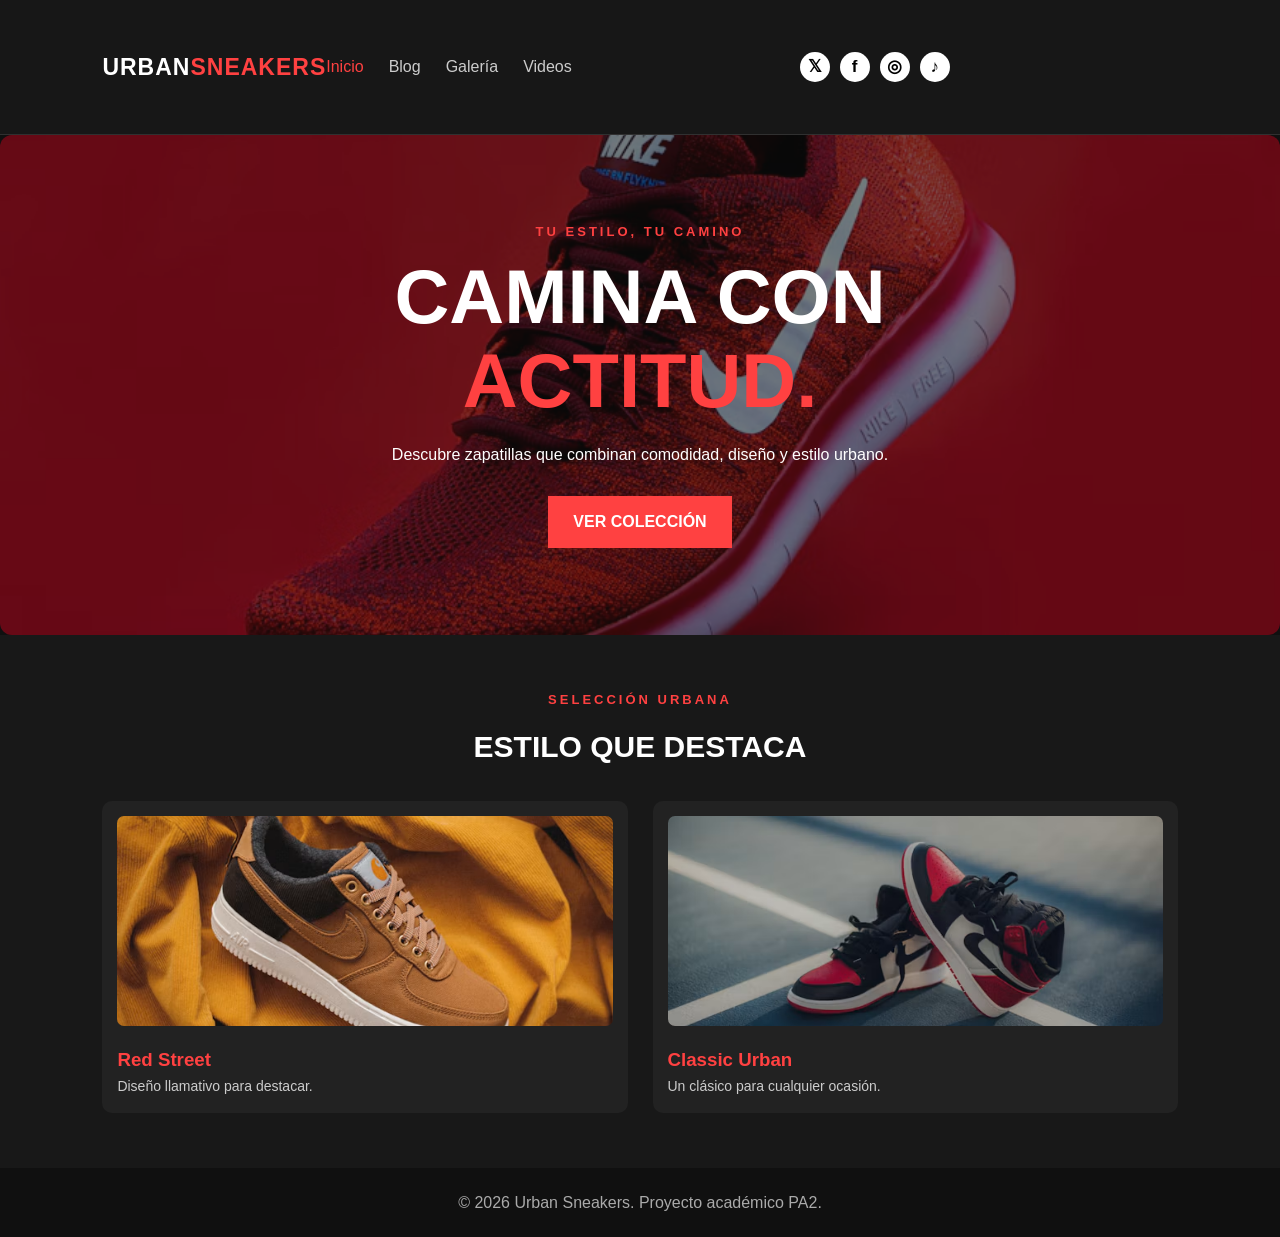
<file: index.html>
<!DOCTYPE html>
<html lang="es">
<head>
    <meta charset="UTF-8">
    <meta name="viewport" content="width=device-width, initial-scale=1.0">
    <meta name="description" content="Descubre las últimas zapatillas urbanas en Urban Sneakers.">
    <title>Tecno Sneakers Inicio</title>

    <link rel="stylesheet" href="estilo.css">
</head>

<body>

    
    <header class="encabezado">
        <a href="index.html" class="logo">
            URBAN<span>SNEAKERS</span>
        </a>

        <nav class="navegacion">
            <a href="index.html" class="activo">Inicio</a>
            <a href="blog.html">Blog</a>
            <a href="galeria.html">Galería</a>
            <a href="videos.html">Videos</a>
        </nav>

        
     <div class="redes-sociales">
           <a href="https://x.com/" target="_blank" aria-label="X">𝕏</a>
           <a href="https://www.facebook.com/" target="_blank" aria-label="Facebook">f</a>
           <a href="https://www.instagram.com/" target="_blank" aria-label="Instagram">◎</a>
           <a href="https://www.tiktok.com/" target="_blank" aria-label="TikTok">♪</a>
     </div>

    </header>

    <main>

        
        <section class="portada">
            <div class="portada-contenido">
                <p class="etiqueta">TU ESTILO, TU CAMINO</p>

                <h1>
                    CAMINA CON<br>
                    <span>ACTITUD.</span>
                </h1>

                <p>
                    Descubre zapatillas que combinan comodidad,
                    diseño y estilo urbano.
                </p>

                <a href="galeria.html" class="boton">
                    VER COLECCIÓN
                </a>
            </div>

            <div class="portada-imagen">
                <img src="Img/zapatilla roja.avif" alt="Zapatillas rojas">
            </div>
        </section>

        
        <section class="productos">
            <div class="seccion-titulo">
                <p class="etiqueta">SELECCIÓN URBANA</p>
                <h2>ESTILO QUE DESTACA</h2>
            </div>

            <div class="productos-grid">

                <article class="producto">
                    <img
                        src="Img/zapatillas de estilo urbano.avif"
                        alt="Zapatillas de estilo urbano"
                    >

                    <h3>Red Street</h3>
                    <p>Diseño llamativo para destacar.</p>
                </article>

                <article class="producto">
                    <img
                        src="Img/zapatillas deportivas.avif"
                        alt="Zapatillas deportivas"
                    >

                    <h3>Classic Urban</h3>
                    <p>Un clásico para cualquier ocasión.</p>
                </article>

            </div>
        </section>

    </main>

    
    <footer class="pie">
        <p>&copy; 2026 Urban Sneakers. Proyecto académico PA2.</p>
    </footer>

</body>
</html>
</file>
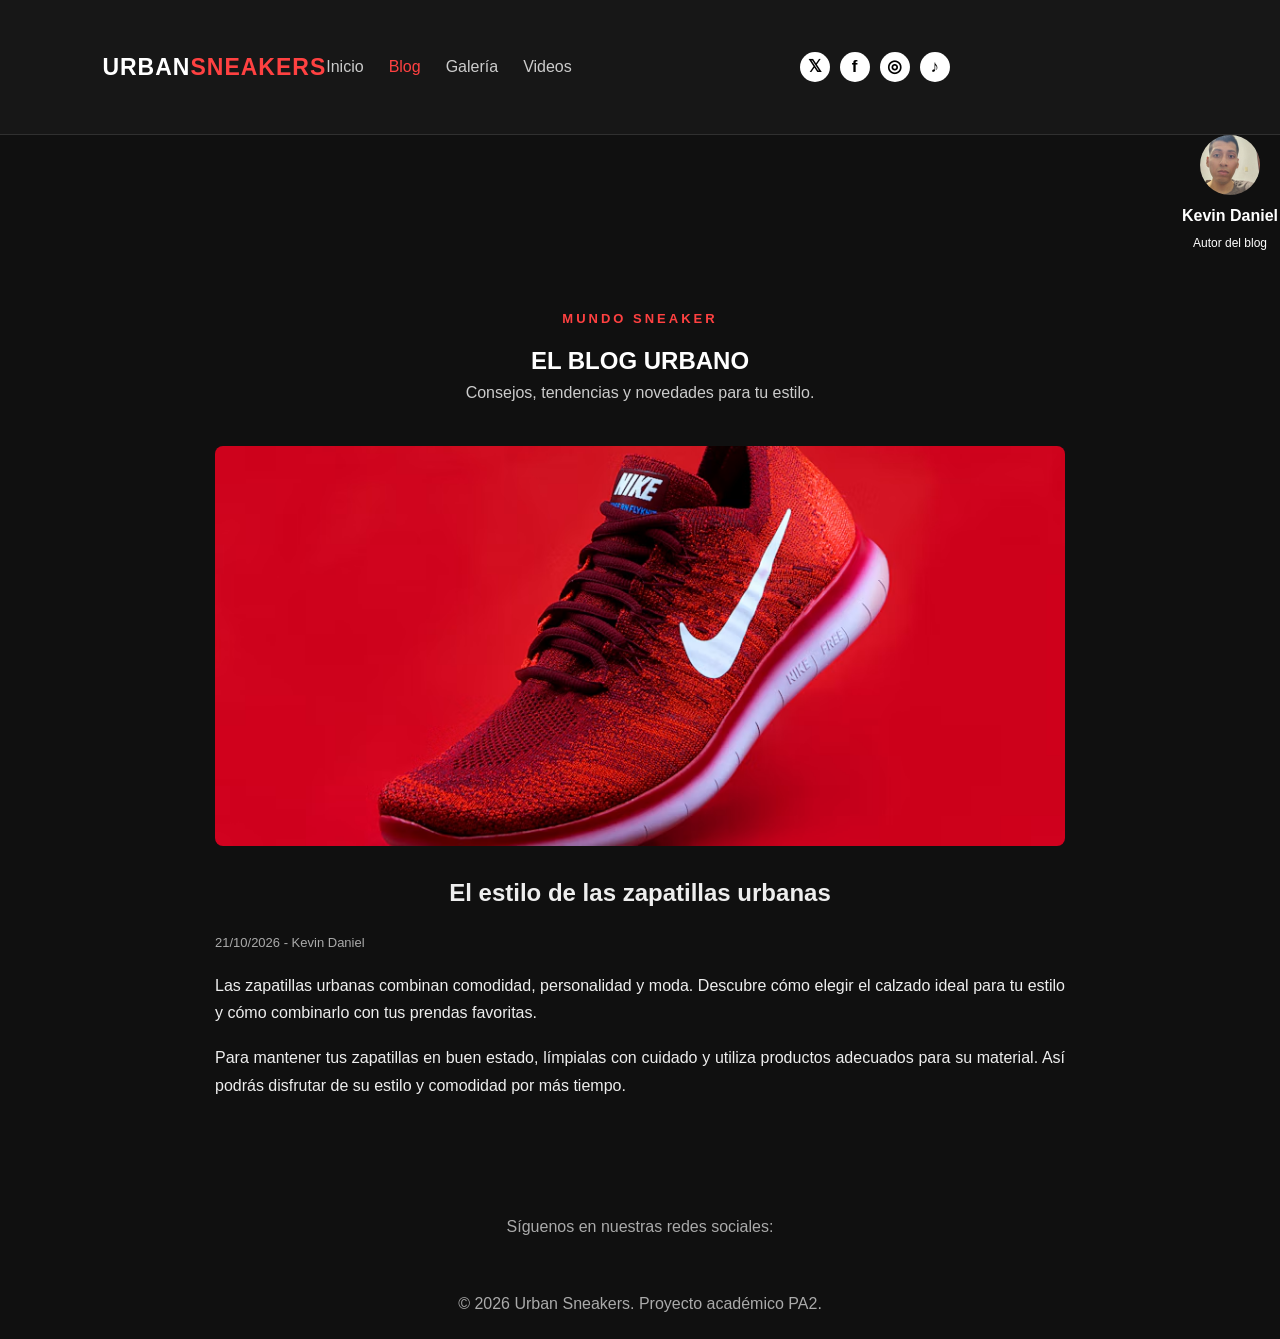
<file: blog.html>
<!DOCTYPE html>
<html lang="es">
<head>
    <meta charset="UTF-8">
    <meta name="viewport" content="width=device-width, initial-scale=1.0">
    <title>Urban Sneakers | Blog</title>
    <link rel="stylesheet" href="estilo.css">
</head>

<body>

    <!-- CABECERA, MENU Y REDES SOCIALES -->
    <header class="encabezado">
        <a href="index.html" class="logo">
            URBAN<span>SNEAKERS</span>
        </a>

        <nav class="navegacion">
            <a href="index.html">Inicio</a>
            <a href="blog.html" class="activo">Blog</a>
            <a href="galeria.html">Galería</a>
            <a href="videos.html">Videos</a>
        </nav>

        <div class="redes-sociales">
           <a href="https://x.com/" target="_blank" aria-label="X">𝕏</a>
           <a href="https://www.facebook.com/" target="_blank" aria-label="Facebook">f</a>
           <a href="https://www.instagram.com/" target="_blank" aria-label="Instagram">◎</a>
           <a href="https://www.tiktok.com/" target="_blank" aria-label="TikTok">♪</a>
     </div>
    </header>

    <!-- FOTO DEL AUTOR -->
    <div class="autor">
        <img src="Img/kevin imagen.jpeg" alt="Foto de Kevin Daniel">
        <p>Kevin Daniel</p>
        <span>Autor del blog</span>
    </div>

    <!-- CONTENIDO DEL BLOG -->
    <main class="contenido-pagina">
        <section class="seccion-titulo">
            <p class="etiqueta">MUNDO SNEAKER</p>
            <h1>EL BLOG URBANO</h1>
            <p>Consejos, tendencias y novedades para tu estilo.</p>
        </section>

        <section class="articulo-blog">
            <img
                class="imagen-blog"
                src="Img/zapatilla roja.avif"
                alt="Zapatillas urbanas">

            <h2>El estilo de las zapatillas urbanas</h2>

            <p class="fecha-blog">21/10/2026 - Kevin Daniel</p>

            <p>
                Las zapatillas urbanas combinan comodidad,
                personalidad y moda. Descubre cómo elegir el
                calzado ideal para tu estilo y cómo combinarlo
                con tus prendas favoritas.
            </p>

            <p>
                Para mantener tus zapatillas en buen estado,
                límpialas con cuidado y utiliza productos
                adecuados para su material. Así podrás disfrutar
                de su estilo y comodidad por más tiempo.
            </p>
        </section>
    </main>

    <!-- REDES SOCIALES AL FINAL -->
    <div class="redes-sociales">
        <p>Síguenos en nuestras redes sociales:</p>
    </div>

    <footer class="pie">
        <p>&copy; 2026 Urban Sneakers. Proyecto académico PA2.</p>
    </footer>

</body>
</html>
</file>
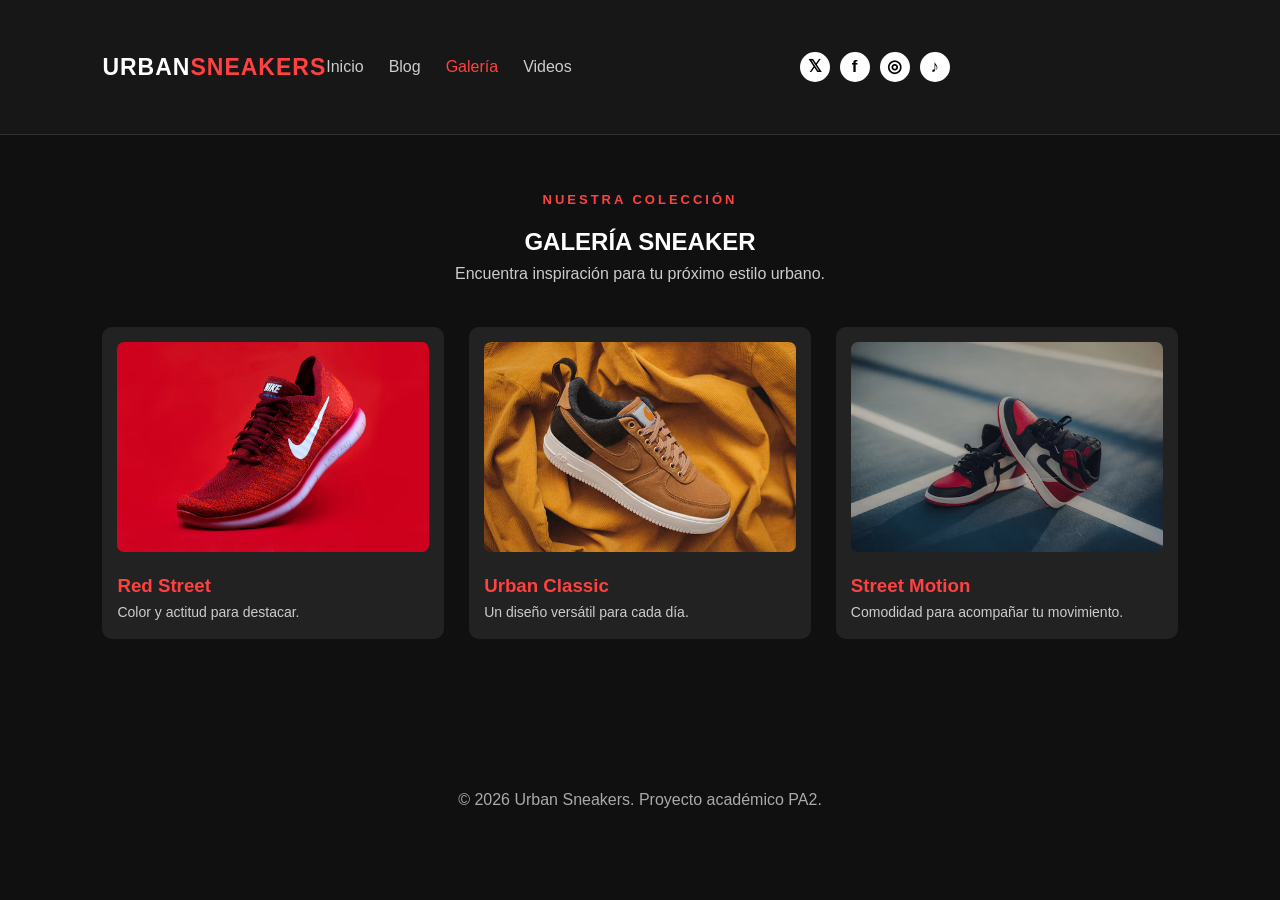
<file: galeria.html>
<!DOCTYPE html>
<html lang="es">
<head>
    <meta charset="UTF-8">
    <meta name="viewport" content="width=device-width, initial-scale=1.0">
    <meta name="description" content="Galería de zapatillas Urban Sneakers.">
    <title>Tecno Sneakers Galería</title>
    <link rel="stylesheet" href="estilo.css"> 
</head>

<body>

    <header class="encabezado">
        <a href="index.html" class="logo">
            URBAN<span>SNEAKERS</span>
        </a>

        <nav class="navegacion">
            <a href="index.html">Inicio</a>
            <a href="blog.html">Blog</a>
            <a href="galeria.html" class="activo">Galería</a>
            <a href="videos.html">Videos</a>
        </nav>
        <div class="redes-sociales">
           <a href="https://x.com/" target="_blank" aria-label="X">𝕏</a>
           <a href="https://www.facebook.com/" target="_blank" aria-label="Facebook">f</a>
           <a href="https://www.instagram.com/" target="_blank" aria-label="Instagram">◎</a>
           <a href="https://www.tiktok.com/" target="_blank" aria-label="TikTok">♪</a>
     </div>
    </header>

    <main class="contenido-pagina">

        <section class="seccion-titulo">
            <p class="etiqueta">NUESTRA COLECCIÓN</p>
            <h1>GALERÍA SNEAKER</h1>
            <p>Encuentra inspiración para tu próximo estilo urbano.</p>
        </section>

        <section class="productos-grid">

            <article class="producto">
                <img
                    src="Img/zapatilla roja.avif"
                    alt="Zapatillas rojas"
                >
                <h3>Red Street</h3>
                <p>Color y actitud para destacar.</p>
            </article>

            <article class="producto">
                <img
                    src="Img/zapatillas de estilo urbano.avif"
                    alt="Zapatillas de estilo urbano"
                >
                <h3>Urban Classic</h3>
                <p>Un diseño versátil para cada día.</p>
            </article>

            <article class="producto">
                <img
                    src="Img/zapatillas deportivas.avif"
                    alt="Zapatillas deportivas"
                >
                <h3>Street Motion</h3>
                <p>Comodidad para acompañar tu movimiento.</p>
            </article>

        </section>

    </main>

    <footer class="pie">
        <p>&copy; 2026 Urban Sneakers. Proyecto académico PA2.</p>
    </footer>

</body>
</html>
</file>
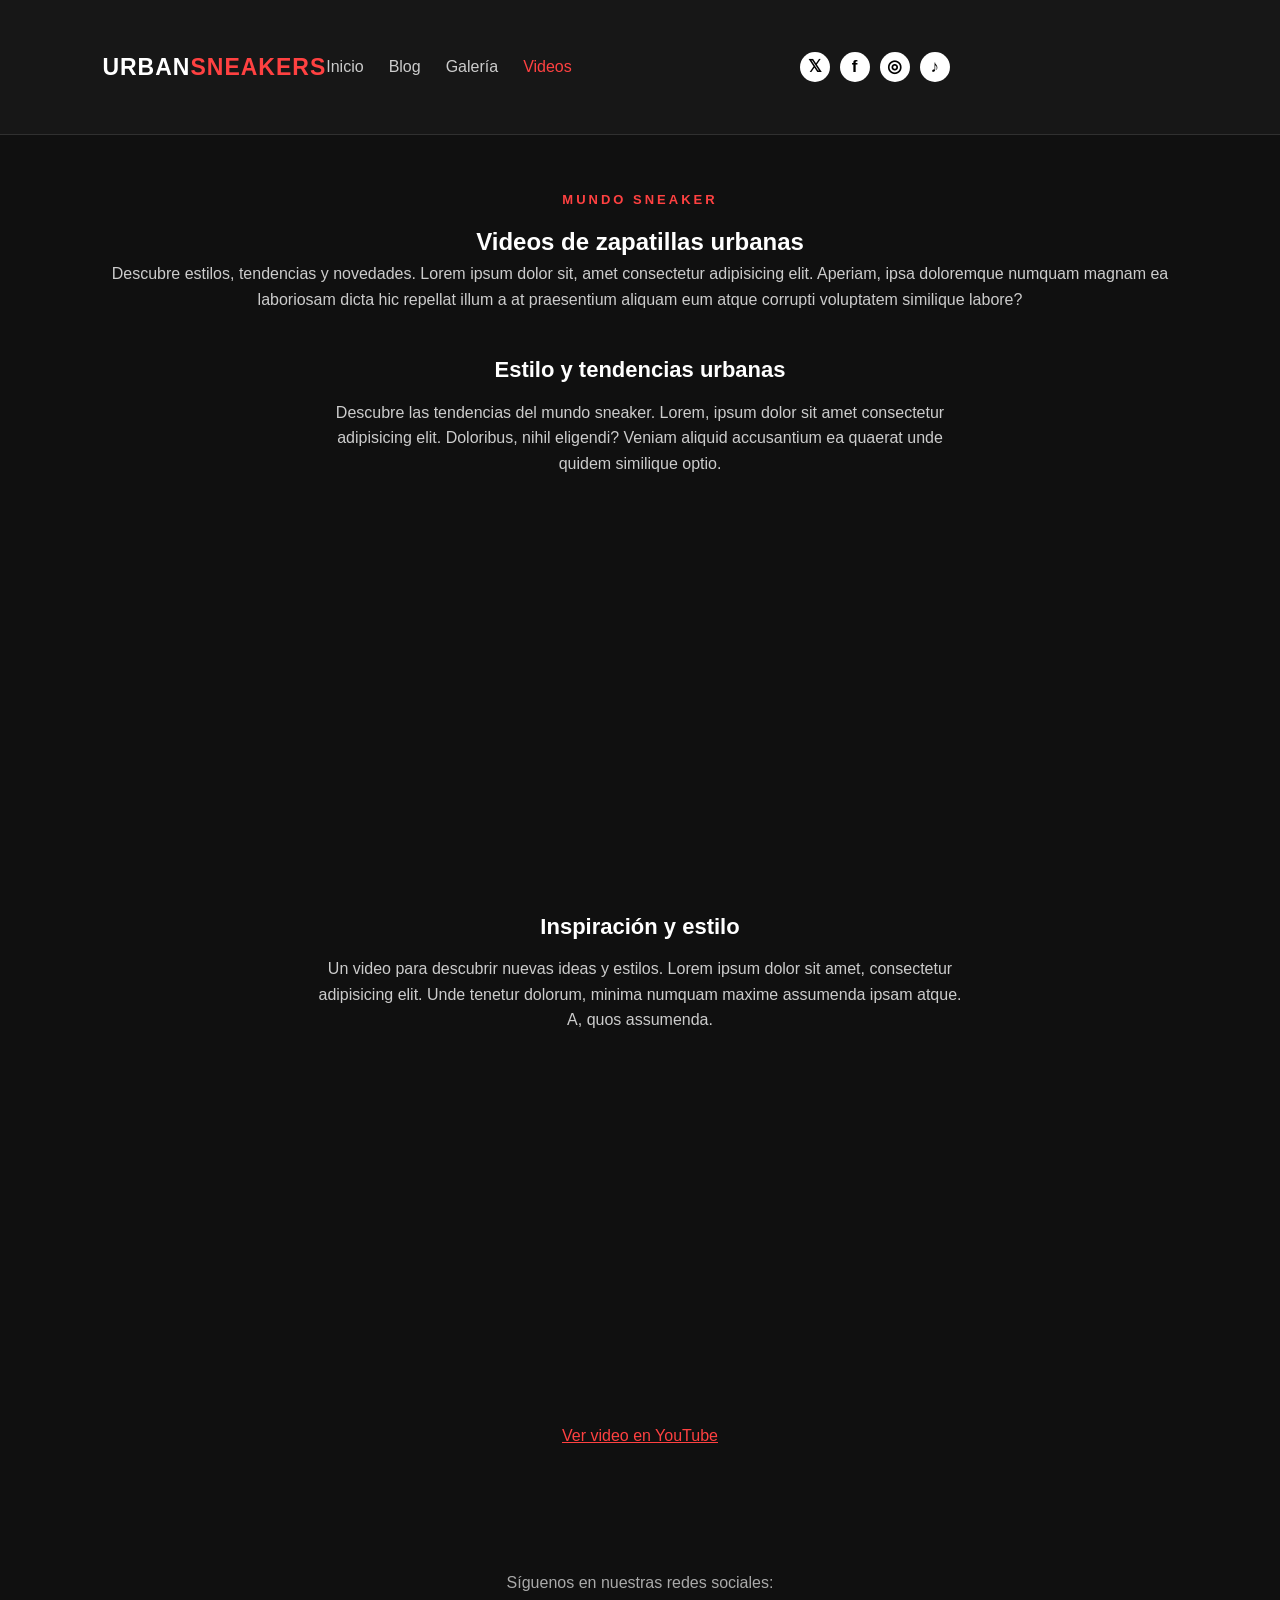
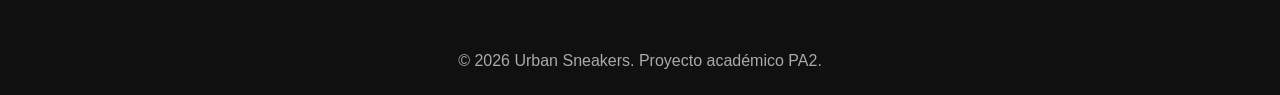
<file: videos.html>
<!DOCTYPE html>
<html lang="es">
<head>
    <meta charset="UTF-8">
    <meta name="viewport" content="width=device-width, initial-scale=1.0">
    <title>Urban Sneakers | Videos</title>
    <link rel="stylesheet" href="estilo.css">
</head>

<body>

    <header class="encabezado">
        <a href="index.html" class="logo">
            URBAN<span>SNEAKERS</span>
        </a>

        <nav class="navegacion">
            <a href="index.html">Inicio</a>
            <a href="blog.html">Blog</a>
            <a href="galeria.html">Galería</a>
            <a href="videos.html" class="activo">Videos</a>
        </nav>

        <div class="redes-sociales">
           <a href="https://x.com/" target="_blank" aria-label="X">𝕏</a>
           <a href="https://www.facebook.com/" target="_blank" aria-label="Facebook">f</a>
           <a href="https://www.instagram.com/" target="_blank" aria-label="Instagram">◎</a>
           <a href="https://www.tiktok.com/" target="_blank" aria-label="TikTok">♪</a>
     </div>
    </header>

    <main class="contenido-pagina">

        <section class="seccion-titulo">
            <p class="etiqueta">MUNDO SNEAKER</p>
            <h1>Videos de zapatillas urbanas</h1>
            <p>Descubre estilos, tendencias y novedades. Lorem ipsum dolor sit, amet consectetur adipisicing elit. Aperiam, ipsa doloremque 
                numquam magnam ea laboriosam dicta hic repellat illum a at praesentium aliquam eum atque corrupti voluptatem similique labore?</p>
        </section>

        <section class="videos-grid">

            <article class="video-tarjeta">
                <h2>Estilo y tendencias urbanas</h2>
                <p>Descubre las tendencias del mundo sneaker. Lorem, ipsum dolor sit amet consectetur adipisicing elit. Doloribus, nihil eligendi? 
                    Veniam aliquid accusantium ea quaerat unde quidem similique optio.</p>

                <div class="video-contenedor">
                    <iframe
                        src="https://www.youtube.com/embed/sRGW0k_wg8E"
                        title="Video de zapatillas urbanas"
                        allowfullscreen>
                    </iframe>
                </div>
            </article>

            <article class="video-tarjeta">
                <h2>Inspiración y estilo</h2>
                <p>Un video para descubrir nuevas ideas y estilos. Lorem ipsum dolor sit amet, consectetur adipisicing elit. Unde tenetur 
                    dolorum, minima numquam maxime assumenda ipsam atque. A, quos assumenda.</p>

                <div class="video-contenedor">
                    <iframe
                        src="https://www.youtube.com/embed/AXCTTGCw10I"
                        title="Video de inspiración y estilo"
                        allowfullscreen>
                    </iframe>
                </div>

                <p>
                    <a href="https://www.youtube.com/watch?v=AXCTTGCw10I"
                       target="_blank"
                       rel="noopener">
                        Ver video en YouTube
                    </a>
                </p>
            </article>

        </section>
    </main>

    <div class="redes-sociales">
        <p>Síguenos en nuestras redes sociales:</p>
    </div>

    <footer class="pie">
        <p>&copy; 2026 Urban Sneakers. Proyecto académico PA2.</p>
    </footer>

</body>
</html>
</file>
<file: estilo.css>
* {
    margin: 0;
    padding: 0;
    box-sizing: border-box;
}

body {
    font-family: Arial, Helvetica, sans-serif;
    background-color: #101010;
    color: #ffffff;
    line-height: 1.6;
}

a {
    color: inherit;
    text-decoration: none;
}

/* CABECERA */
.encabezado {
    display: flex;
    justify-content: space-between;
    align-items: center;
    padding: 22px 8%;
    background-color: #171717;
    border-bottom: 1px solid #303030;
}

.logo {
    font-size: 23px;
    font-weight: bold;
    letter-spacing: 1px;
}

.logo span {
    color: #ff4141;
}

.navegacion {
    display: flex;
    gap: 25px;
}

.navegacion a {
    color: #cccccc;
    transition: color 0.3s;
}

.navegacion a:hover,
.navegacion a.activo {
    color: #ff4141;
}

/* PORTADA */
.portada {
    min-height: 480px;
    padding: 55px 8%;
    display: flex;
    align-items: center;
    justify-content: space-between;
    gap: 40px;
}

.portada-contenido {
    flex: 1;
}

.etiqueta {
    color: #ff4141;
    font-size: 13px;
    font-weight: bold;
    letter-spacing: 3px;
    margin-bottom: 12px;
}

.portada h1 {
    font-size: clamp(40px, 6vw, 76px);
    line-height: 1.05;
    margin-bottom: 20px;
}

.portada h1 span {
    color: #ff4141;
}

.portada-contenido > p:not(.etiqueta) {
    color: #cccccc;
    max-width: 440px;
    margin-bottom: 28px;
}

.boton {
    display: inline-block;
    padding: 13px 25px;
    background-color: #ff4141;
    color: #ffffff;
    font-weight: bold;
    transition: background-color 0.3s, transform 0.3s;
}

.boton:hover {
    background-color: #d92c2c;
    transform: translateY(-3px);
}

.portada-imagen {
    flex: 1;
}

.portada-imagen img {
    width: 100%;
    max-height: 390px;
    object-fit: cover;
    border-radius: 12px;
}

/* PRODUCTOS */
.productos {
    padding: 55px 8%;
    background-color: #181818;
}

.seccion-titulo {
    text-align: center;
    margin-bottom: 30px;
}

.seccion-titulo h2 {
    font-size: 30px;
}

.productos-grid {
    display: flex;
    gap: 25px;
}

.producto {
    flex: 1;
    min-width: 0;
    padding: 15px;
    background-color: #222222;
    border-radius: 10px;
    transition: transform 0.3s;
}

.producto:hover {
    transform: translateY(-7px);
}

.producto img {
    width: 100%;
    height: 210px;
    object-fit: cover;
    border-radius: 7px;
}

.producto h3 {
    margin-top: 12px;
    color: #ff4141;
}

.producto p {
    color: #cccccc;
    font-size: 14px;
}

/* PIE DE PÁGINA */
.pie {
    padding: 22px;
    text-align: center;
    color: #aaaaaa;
    background-color: #101010;
}

/* ADAPTACIÓN A CELULARES */
@media (max-width: 700px) {
    .encabezado {
        flex-direction: column;
        gap: 18px;
    }

    .navegacion {
        flex-wrap: wrap;
        justify-content: center;
        gap: 15px;
    }

    .portada {
        flex-direction: column;
        align-items: stretch;
    }

    .productos-grid {
        flex-direction: column;
    }
}


/* PÁGINAS INTERIORES */
.contenido-pagina {
    min-height: 70vh;
    padding: 55px 8%;
}

.contenido-pagina > .seccion-titulo {
    margin-bottom: 40px;
}

.contenido-pagina > .seccion-titulo > p:last-child {
    color: #cccccc;
}

.contenido-pagina .productos-grid {
    align-items: stretch;
    flex-wrap: wrap;
}

.contenido-pagina .producto {
    flex: 1 1 250px;
}

.contenido-pagina .producto h2 {
    font-size: 21px;
    margin: 10px 0;
}

.contenido-pagina .producto .etiqueta {
    margin-top: 15px;
}


.contenido-pagina .producto img {
    transition: transform 0.4s ease;
}

.contenido-pagina .producto:hover img {
    transform: scale(1.05);
}


/* PORTADA CENTRADA PARA LA PA2 */
.portada {
    position: relative;
    min-height: 500px;
    padding: 60px 8%;
    display: flex;
    align-items: center;
    justify-content: center;
    text-align: center;
    overflow: hidden;
}

/* Imagen de fondo */
.portada-imagen {
    position: absolute;
    inset: 0;
    z-index: 0;
}

.portada-imagen img {
    width: 100%;
    height: 100%;
    max-height: none;
    object-fit: cover;
    opacity: 0.45;
}


.portada-contenido {
    position: relative;
    z-index: 1;
    max-width: 700px;
}

.portada h1 {
    font-size: clamp(40px, 6vw, 76px);
    line-height: 1.1;
    margin-bottom: 20px;
}

.portada-contenido > p:not(.etiqueta) {
    max-width: 550px;
    margin: 0 auto 28px;
    color: #ffffff;
}

/* Ajuste para pantallas pequeñas */
@media (max-width: 700px) {
    .portada {
        min-height: 420px;
    }
}


.videos-grid {
    display: grid;
    grid-template-columns: repeat(2, minmax(0, 1fr));
    gap: 25px;
}

.video-contenedor {
    position: relative;
    width: 100%;
    aspect-ratio: 16 / 9;
    overflow: hidden;
    border-radius: 8px;
}

.video-contenedor iframe {
    position: absolute;
    inset: 0;
    width: 100%;
    height: 100%;
    border: 0;
}

@media (max-width: 700px) {
    .videos-grid {
        grid-template-columns: 1fr;
    }
}

.autor {
    text-align: center;
    width: 100px;
    margin-left: auto;
}

.autor img {
    width: 60px;
    height: 60px;
    border-radius: 50%;
    object-fit: cover;
    display: block;
    margin: 0 auto 8px;
}

.autor p {
    margin: 0;
    font-weight: bold;
}

.autor span {
    font-size: 12px;
}


.redes-sociales {
    display: flex;
    flex-direction: row;
    justify-content: center;
    align-items: center;
    gap: 10px;
    width: 100%;
    margin: 30px auto;
}

.redes-sociales a {
    display: inline-flex;
    flex-shrink: 0;
    justify-content: center;
    align-items: center;
    width: 30px;
    height: 30px;
    border-radius: 50%;
    background-color: white;
    color: black;
    text-decoration: none;
    font-size: 17px;
    font-weight: bold;
}

.redes-sociales a:hover {
    background-color: #35a8df;
    color: white;
}


.articulo-blog {
    max-width: 850px;
    margin: 30px auto;
    text-align: center;
    color: #eee;
}

.imagen-blog {
    width: 100%;
    max-height: 400px;
    object-fit: cover;
    border-radius: 8px;
}

.articulo-blog h2 {
    margin: 20px 0;
}

.fecha-blog {
    font-size: 13px;
    color: #aaa;
    margin: 15px 0;
}

.articulo-blog p {
    line-height: 1.7;
    text-align: justify;
    margin-bottom: 18px;
}


.video-tarjeta {
    max-width: 650px;
    width: 100%;
    margin: 0 auto 25px;
    text-align: center;
}

.video-tarjeta h2 {
    margin-bottom: 12px;
    font-size: 22px;
}

.video-tarjeta > p {
    margin: 12px 0;
    color: #cccccc;
}

.video-tarjeta a {
    color: #ff4141;
    text-decoration: underline;
}

.videos-grid {
    grid-template-columns: 1fr;
    max-width: 850px;
    margin: 0 auto;
    gap: 30px;
}

.redes-sociales {
    display: flex;
    justify-content: center;
    align-items: center;
    margin: 30px auto;
    color: #aaaaaa;
}
</file>
